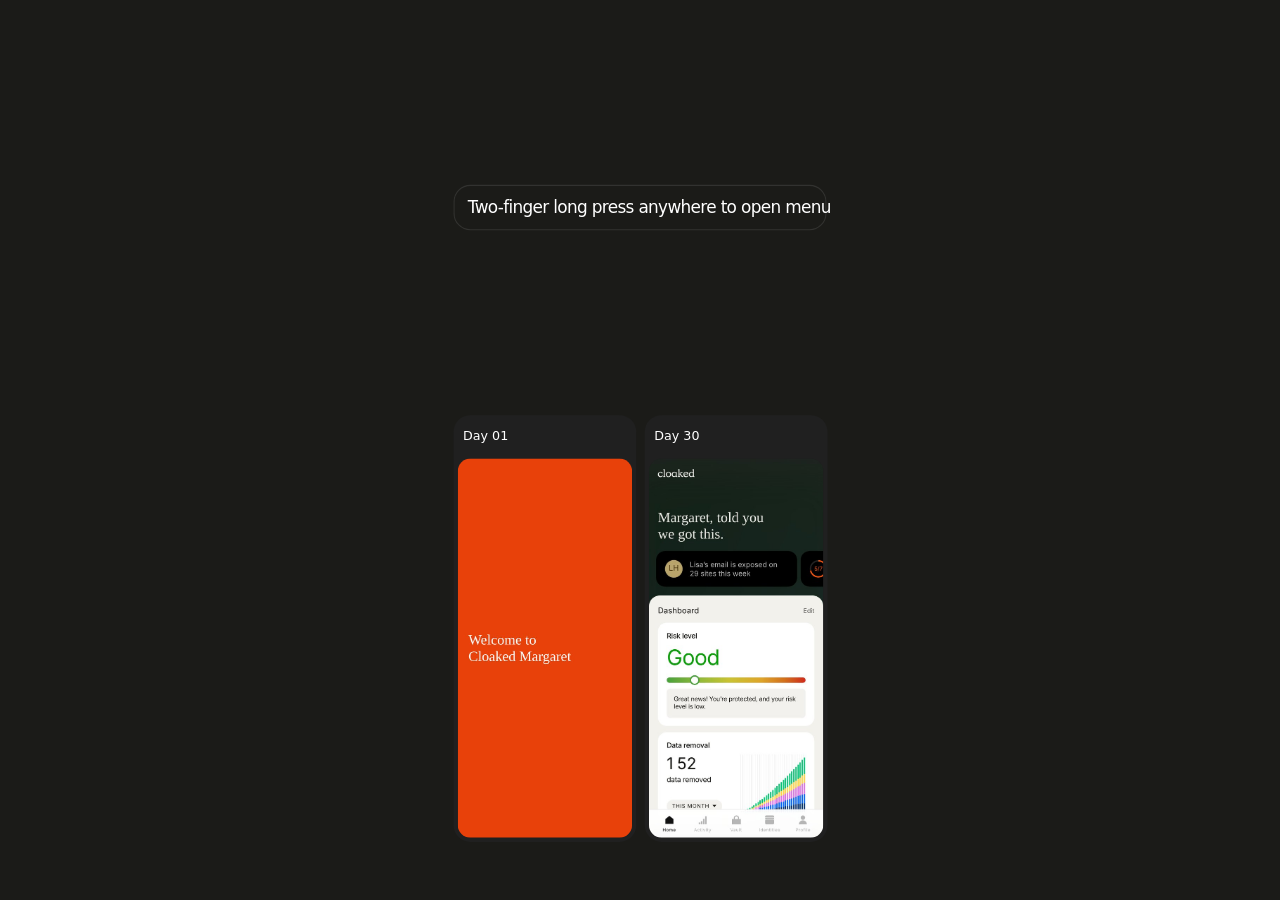
<file: m.html>
<!doctype html>
<html lang="en">
<head>
<meta charset="utf-8">
<meta name="viewport" content="width=device-width, initial-scale=1, viewport-fit=cover, user-scalable=no">
<meta name="theme-color" content="#1b1b18">
<meta name="apple-mobile-web-app-capable" content="yes">
<!-- Christine, 21 Oct: one web app for the whole site. Added to the Home Screen from here,
     the Day 01 / Day 30 builds and the start page are all inside its scope, so iOS keeps
     them full screen instead of opening them in its in-app browser (X + toolbar). -->
<link rel="manifest" href="manifest.webmanifest">
<link rel="apple-touch-icon" href="V2/ut2/img/app-icon-180.png">
<meta name="apple-mobile-web-app-title" content="Cloaked UT">
<meta name="apple-mobile-web-app-status-bar-style" content="black-translucent">
<title>Identity Round 2 · Start</title>
<!-- Christine, 21 Oct (Figma 9714:69420 → 9714:76249): the start page on a phone.
     Two cards, Day 01 and Day 30, each a still thumbnail of the build's first
     screen (m-dayone.jpg / m-day30.jpg — no live preview, no motion); a tap opens
     the build full screen. Inside a build, a two-finger long press anywhere
     comes straight back here (ut2.js).
     The 393x852 frame is scaled to the viewport so the layout reads as drawn. -->
<style>
  html, body { margin: 0; height: 100%; background: #1b1b18; overflow: hidden; -webkit-text-size-adjust: 100%; }
  body { font-family: -apple-system, BlinkMacSystemFont, 'SF Pro Text', 'SF Pro', system-ui, sans-serif; color: #fff; -webkit-font-smoothing: antialiased; }
  .frame { position: absolute; left: 50%; top: 50%; width: 393px; height: 852px; transform-origin: 0 0; }
  .hint { position: absolute; left: 20px; top: 175px; width: 353px; height: 43px; box-sizing: border-box; border: 1px solid rgba(255, 255, 255, .1); border-radius: 16px;
    padding: 11px 12.5px; font-size: 16px; line-height: 1.3; letter-spacing: -0.64px; white-space: nowrap; }
  .card { position: absolute; top: 393px; width: 173px; height: 404px; border-radius: 16px; background: #202020; border: 0; padding: 0; text-align: left; cursor: pointer;
    -webkit-tap-highlight-color: transparent; color: #fff; font: inherit; display: block; }
  .card.d1 { left: 20px; } .card.d30 { left: 201px; }
  .card:active { background: #2a2a2a; }
  .card .l { position: absolute; left: 9px; top: 13px; font-size: 12px; line-height: 1.2; letter-spacing: 0; white-space: nowrap; }
  .card .pv { position: absolute; left: 4px; top: 41px; width: 165px; height: 359px; border-radius: 12px; overflow: hidden; background: #1e1e1e; pointer-events: none; }
  .card .pv img { position: absolute; left: 0; top: 0; width: 100%; height: 100%; object-fit: cover; object-position: top center; display: block; }
  .card .pv::after { content: ''; position: absolute; inset: 0; }   /* the preview is a picture: the card takes the tap */
</style>
</head>
<body>
<div class="frame" id="frame">
  <div class="hint">Two-finger long press anywhere to open menu</div>
  <button type="button" class="card d1" data-go="DayOne"><span class="l">Day 01</span><span class="pv"><img id="pv1" alt="" draggable="false"></span></button>
  <button type="button" class="card d30" data-go="Day30"><span class="l">Day 30</span><span class="pv"><img id="pv30" alt="" draggable="false"></span></button>
</div>
<script>
(function () {
  var V = '20261023-ut144';
  /* Same entry as the desktop launcher with Skip onboarding Off.
     skip=1 is that launcher's entry flag; it is not read by the build and
     does not hide Day 01's welcome. intro=0 is what skips it, and this page
     never sends it. ut2m=1 is only the phone's two-finger menu. */
  var Q = '?skip=1&tab=home&ut2=after&ut2name=identity&ut2cards=tab&ut2intro=outside&ut2m=1&v=' + V;
  var URL = { DayOne: 'V2/DayOne/app.html' + Q, Day30: 'V2/Day30/app.html' + Q };
  function fit() {
    var s = Math.min(innerWidth / 393, innerHeight / 852);
    var f = document.getElementById('frame');
    f.style.transform = 'translate(' + (-393 * s / 2) + 'px,' + (-852 * s / 2) + 'px) scale(' + s + ')';
  }
  fit(); addEventListener('resize', fit); addEventListener('orientationchange', fit);
  /* stills of each build's first screen (Day 01: its welcome; Day 30: Home) */
  document.getElementById('pv1').src = 'm-dayone.jpg?v=' + V;
  document.getElementById('pv30').src = 'm-day30.jpg?v=' + V;
  document.addEventListener('click', function (e) {
    var c = e.target.closest && e.target.closest('.card[data-go]'); if (!c) return;
    location.href = URL[c.dataset.go];
  });
})();
</script>
</body>
</html>
</file>
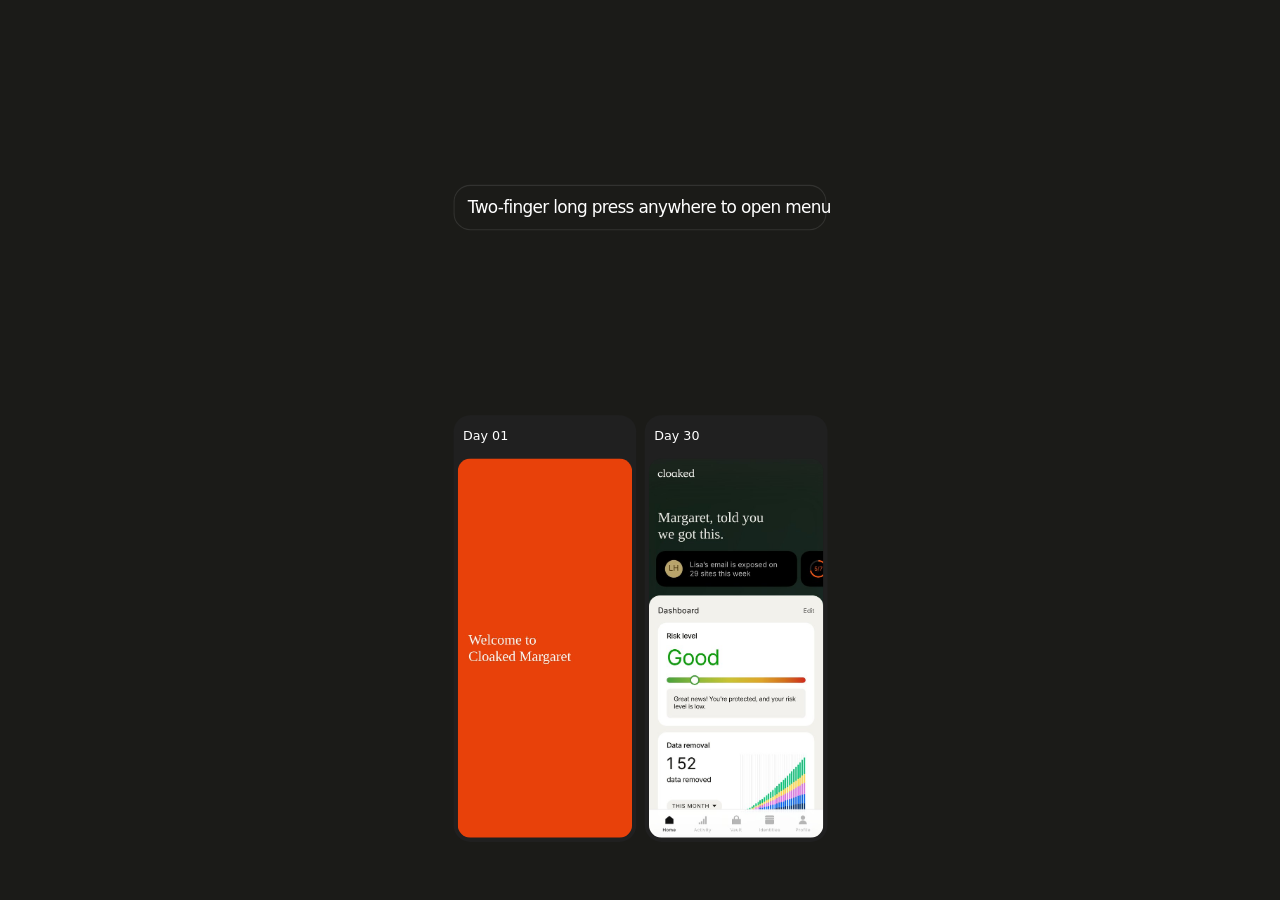
<file: mobile.html>
<!doctype html>
<html lang="en">
<head>
<meta charset="utf-8">
<meta name="viewport" content="width=device-width, initial-scale=1, viewport-fit=cover, user-scalable=no">
<meta name="theme-color" content="#1b1b18">
<meta name="apple-mobile-web-app-capable" content="yes">
<!-- Christine, 21 Oct: one web app for the whole site. Added to the Home Screen from here,
     the Day 01 / Day 30 builds and the start page are all inside its scope, so iOS keeps
     them full screen instead of opening them in its in-app browser (X + toolbar). -->
<link rel="manifest" href="manifest.webmanifest">
<link rel="apple-touch-icon" href="prototype/ut2/img/app-icon-180.png">
<meta name="apple-mobile-web-app-title" content="Cloaked UT">
<meta name="apple-mobile-web-app-status-bar-style" content="black-translucent">
<title>Identity Round 2 · Start</title>
<!-- Christine, 21 Oct (Figma 9714:69420 → 9714:76249): the start page on a phone.
     Two cards, Day 01 and Day 30, each a still thumbnail of the build's first
     screen (mobile-preview-day01.jpg / mobile-preview-day30.jpg — no live preview, no motion); a tap opens
     the build full screen. Inside a build, a two-finger long press anywhere
     comes straight back here (ut2.js).
     The 393x852 frame is scaled to the viewport so the layout reads as drawn. -->
<style>
  html, body { margin: 0; height: 100%; background: #1b1b18; overflow: hidden; -webkit-text-size-adjust: 100%; }
  body { font-family: -apple-system, BlinkMacSystemFont, 'SF Pro Text', 'SF Pro', system-ui, sans-serif; color: #fff; -webkit-font-smoothing: antialiased; }
  .frame { position: absolute; left: 50%; top: 50%; width: 393px; height: 852px; transform-origin: 0 0; }
  .hint { position: absolute; left: 20px; top: 175px; width: 353px; height: 43px; box-sizing: border-box; border: 1px solid rgba(255, 255, 255, .1); border-radius: 16px;
    padding: 11px 12.5px; font-size: 16px; line-height: 1.3; letter-spacing: -0.64px; white-space: nowrap; }
  .card { position: absolute; top: 393px; width: 173px; height: 404px; border-radius: 16px; background: #202020; border: 0; padding: 0; text-align: left; cursor: pointer;
    -webkit-tap-highlight-color: transparent; color: #fff; font: inherit; display: block; }
  .card.d1 { left: 20px; } .card.d30 { left: 201px; }
  .card:active { background: #2a2a2a; }
  .card .l { position: absolute; left: 9px; top: 13px; font-size: 12px; line-height: 1.2; letter-spacing: 0; white-space: nowrap; }
  .card .pv { position: absolute; left: 4px; top: 41px; width: 165px; height: 359px; border-radius: 12px; overflow: hidden; background: #1e1e1e; pointer-events: none; }
  .card .pv img { position: absolute; left: 0; top: 0; width: 100%; height: 100%; object-fit: cover; object-position: top center; display: block; }
  .card .pv::after { content: ''; position: absolute; inset: 0; }   /* the preview is a picture: the card takes the tap */
</style>
</head>
<body>
<div class="frame" id="frame">
  <div class="hint">Two-finger long press anywhere to open menu</div>
  <button type="button" class="card d1" data-go="DayOne"><span class="l">Day 01</span><span class="pv"><img id="pv1" alt="" draggable="false"></span></button>
  <button type="button" class="card d30" data-go="Day30"><span class="l">Day 30</span><span class="pv"><img id="pv30" alt="" draggable="false"></span></button>
</div>
<script>
(function () {
  var V = '20261023-ut144';
  /* Same entry as the desktop launcher with Skip onboarding Off.
     skip=1 is that launcher's entry flag; it is not read by the build and
     does not hide Day 01's welcome. intro=0 is what skips it, and this page
     never sends it. ut2m=1 is only the phone's two-finger menu. */
  var Q = '?skip=1&tab=home&ut2=after&ut2name=identity&ut2cards=tab&ut2intro=outside&ut2m=1&v=' + V;
  var URL = { DayOne: 'prototype/DayOne/app.html' + Q, Day30: 'prototype/Day30/app.html' + Q };
  function fit() {
    var s = Math.min(innerWidth / 393, innerHeight / 852);
    var f = document.getElementById('frame');
    f.style.transform = 'translate(' + (-393 * s / 2) + 'px,' + (-852 * s / 2) + 'px) scale(' + s + ')';
  }
  fit(); addEventListener('resize', fit); addEventListener('orientationchange', fit);
  /* stills of each build's first screen (Day 01: its welcome; Day 30: Home) */
  document.getElementById('pv1').src = 'mobile-preview-day01.jpg?v=' + V;
  document.getElementById('pv30').src = 'mobile-preview-day30.jpg?v=' + V;
  document.addEventListener('click', function (e) {
    var c = e.target.closest && e.target.closest('.card[data-go]'); if (!c) return;
    location.href = URL[c.dataset.go];
  });
})();
</script>
</body>
</html>
</file>
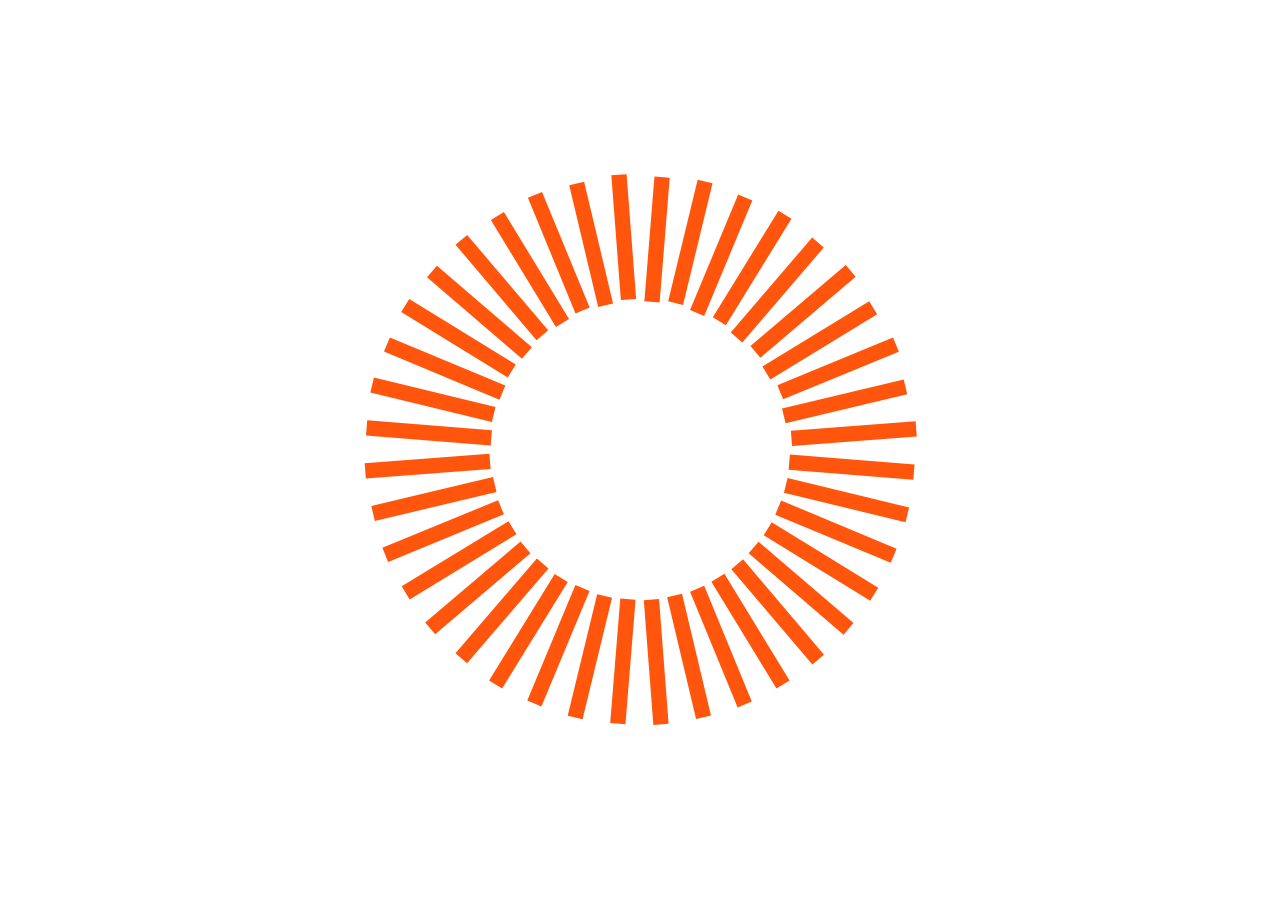
<file: prototype/Day30/assets/celebration/celebration-burst.html>
<!DOCTYPE html>
<html lang="en">
<head>
<meta charset="UTF-8"/>
<meta name="viewport" content="width=device-width, initial-scale=1.0"/>
<style>
  * { margin: 0; padding: 0; }
  html, body { width: 100%; height: 100%; overflow: hidden; background: transparent; }
  canvas { display: block; width: 100%; height: 100%; }
</style>
</head>
<body>
<canvas id="c"></canvas>
<script>
// Celebration burst — two concentric rings of radial bars that merge and separate.
// Ported from p5.js sketch to vanilla Canvas for embedding.
// Accepts ?count=N&color=HEX via URL params.

(function() {
  var params = new URLSearchParams(window.location.search);
  var barCount = parseInt(params.get('count')) || 20;
  var barColor = '#' + (params.get('color') || 'FF550C');

  var CFG = {
    midRadius: 0.236,   // fraction of canvas size
    maxSpread: 0.069,
    barLength: 0.139,
    baseSpeed: 0.08,
    mergePeriod: 2.2,
    mergeHold: 2.2,
    thickness: 0.017     // fraction of canvas size
  };

  var canvas = document.getElementById('c');
  var ctx = canvas.getContext('2d');
  var size = 0;
  var startTime = performance.now() / 1000;
  var dpr = window.devicePixelRatio || 1;

  function resize() {
    var w = window.innerWidth;
    var h = window.innerHeight;
    size = Math.min(w, h);
    canvas.width = w * dpr;
    canvas.height = h * dpr;
    canvas.style.width = w + 'px';
    canvas.style.height = h + 'px';
    ctx.setTransform(dpr, 0, 0, dpr, 0, 0);
  }

  function mergeS(t) {
    var raw = (1 + Math.cos(2 * Math.PI * t / CFG.mergePeriod)) / 2;
    var hold = CFG.mergeHold;
    return (Math.tanh((raw * 2 - 1) * hold) / Math.tanh(hold) + 1) / 2;
  }

  function draw() {
    var w = canvas.width / dpr;
    var h = canvas.height / dpr;
    ctx.clearRect(0, 0, w, h);

    var now = performance.now() / 1000 - startTime;
    var step = (2 * Math.PI) / barCount;
    var base = now * CFG.baseSpeed;
    var delay = 0.01; // 10ms stagger per bar

    var midR = CFG.midRadius * size;
    var spread = CFG.maxSpread * size;
    var barLen = CFG.barLength * size;
    var thick = CFG.thickness * size;

    ctx.save();
    ctx.translate(w / 2, h / 2);
    ctx.fillStyle = barColor;

    // Inner ring
    ctx.save();
    ctx.rotate(base);
    for (var i = 0; i < barCount; i++) {
      var s = mergeS(now - i * delay);
      var r = midR - s * spread;
      ctx.save();
      ctx.rotate(i * step);
      ctx.translate(r, 0);
      ctx.fillRect(-barLen / 2, -thick / 2, barLen, thick);
      ctx.restore();
    }
    ctx.restore();

    // Outer ring — interleaved by half a step
    ctx.save();
    ctx.rotate(base + step / 2);
    for (var i = 0; i < barCount; i++) {
      var s = mergeS(now - i * delay);
      var r = midR + s * spread;
      ctx.save();
      ctx.rotate(i * step);
      ctx.translate(r, 0);
      ctx.fillRect(-barLen / 2, -thick / 2, barLen, thick);
      ctx.restore();
    }
    ctx.restore();

    ctx.restore();
    requestAnimationFrame(draw);
  }

  window.addEventListener('resize', resize);
  resize();
  requestAnimationFrame(draw);

  // Allow parent to update count dynamically
  window.addEventListener('message', function(e) {
    if (e.data && e.data.action === 'setCount') {
      barCount = e.data.count || barCount;
    }
    if (e.data && e.data.action === 'setColor') {
      barColor = e.data.color || barColor;
    }
  });
})();
</script>
</body>
</html>
</file>
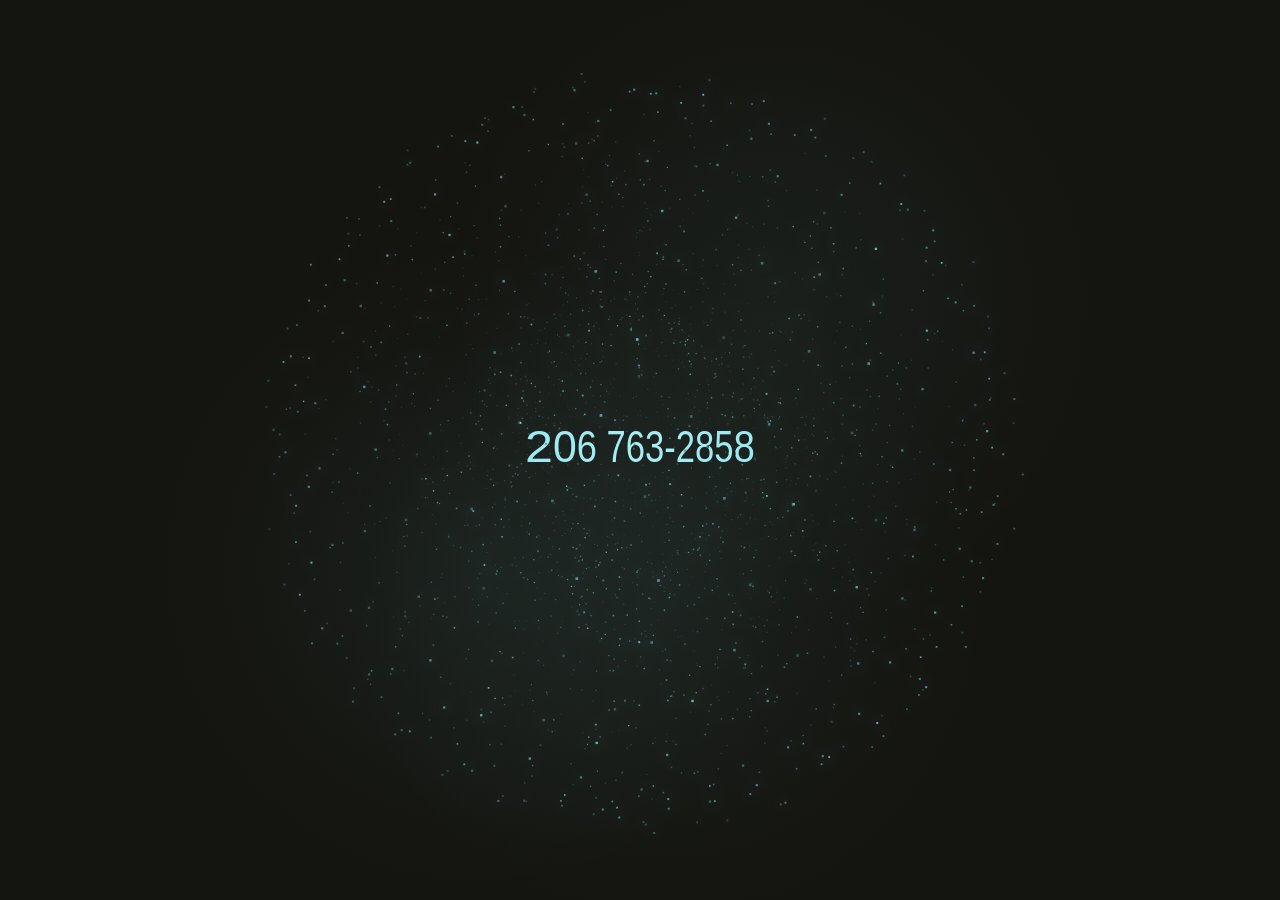
<file: prototype/Day30/assets/empty state/empty-call guard-V2.html>
<!DOCTYPE html><html lang="en"><head><meta charset="utf-8"><meta name="viewport" content="width=device-width, initial-scale=1"><title>Call Guard</title><style>html,body{margin:0;height:100%;background:#141410;overflow:hidden}canvas{display:block;width:100vw;height:100vh}</style></head><body><canvas id="c"></canvas><script>(function runEngine(canvas, cfg){
  const ctx=canvas.getContext('2d');
  let W=0,H=0,DPR=Math.min(window.devicePixelRatio||1,2);
  let cx=0,cy=0,R3=0,t=0;
  const CAM=820,F=820;
  const FAM='"SF Pro Display","SF Pro Text",-apple-system,BlinkMacSystemFont,sans-serif';
  let FS=44;
  const PD=1.7, STAG=0.22, NARROW=0.74, WIDE=1.28;
  let storm=0.4, stormTarget=0.9, stormTimer=150, load=0, coh=0;
  const M=()=>cfg.main.join(','), IM=()=>cfg.impact.join(',');
  const BG=()=> cfg.mode==='dark' ? '#141410' : '#f3f1ed';

  const OW=720, OH=150;
  const txt=document.createElement('canvas'), tctx=txt.getContext('2d');
  const mk=document.createElement('canvas'),  mctx=mk.getContext('2d');
  const scv=document.createElement('canvas'), scx=scv.getContext('2d');   // galaxy bloom buffer
  function sizeOff(){ txt.width=OW*DPR; txt.height=OH*DPR; tctx.setTransform(DPR,0,0,DPR,0,0); mk.width=OW*DPR; mk.height=OH*DPR; mctx.setTransform(DPR,0,0,DPR,0,0); }
  sizeOff();

  function resize(){
    W=canvas.clientWidth||canvas.width; H=canvas.clientHeight||canvas.height;
    canvas.width=W*DPR; canvas.height=H*DPR;
    ctx.setTransform(DPR,0,0,DPR,0,0);
    scv.width=W*DPR; scv.height=H*DPR; scx.setTransform(DPR,0,0,DPR,0,0);
    cx=W/2; cy=H/2; R3=Math.min(W,H)*0.38;
    layoutPhone();
  }

  function randPhone(){
    const a=['212','415','310','646','305','617','512','206','312','718'];
    const ac=a[Math.floor(Math.random()*a.length)];
    return ac+' '+(200+Math.floor(Math.random()*700))+'-'+(1000+Math.floor(Math.random()*9000));
  }
  let phone=randPhone(), chars=[], cw=[], numW=0;
  function layoutPhone(){
    chars=phone.split('');
    mctx.setTransform(DPR,0,0,DPR,0,0);
    mctx.font='400 44px '+FAM;
    const w44=chars.map(c=>mctx.measureText(c).width);
    const sum44=w44.reduce((a,b)=>a+b,0)||1;
    FS=44*Math.min(1,(2*R3*0.72)/(sum44*WIDE));
    cw=w44.map(w=>w*FS/44);
    numW=cw.reduce((a,b)=>a+b,0);
  }

  function proj(x,y,z){const dz=CAM-z;if(dz<=1)return null;const s=F/dz;return {x:cx+x*s,y:cy+y*s,s:s};}
  function unitDir(){let x=Math.random()*2-1,y=Math.random()*2-1,z=Math.random()*2-1;const m=Math.hypot(x,y,z)||1;return [x/m,y/m,z/m];}
  function cross(a,b){return [a[1]*b[2]-a[2]*b[1],a[2]*b[0]-a[0]*b[2],a[0]*b[1]-a[1]*b[0]];}

  const attackers=[], sparks=[], numlit=[], ripples=[];
  const speck=[];
  function hueOf(c){const r=c[0]/255,g=c[1]/255,b=c[2]/255,mx=Math.max(r,g,b),mn=Math.min(r,g,b),d=mx-mn;let h=0;if(d){if(mx===r)h=((g-b)/d)%6;else if(mx===g)h=(b-r)/d+2;else h=(r-g)/d+4;h*=60;if(h<0)h+=360;}return h;}
  for(let i=0;i<150;i++){ speck.push({x:Math.random()*OW, y:OH/2+(Math.random()-0.5)*78, r:0.8+Math.random()*2.4, a:0.4+Math.random()*0.5}); }

  // structured galaxy: latitude rings (denser equator) + volumetric dust
  const PI2=Math.PI*2, ring=[];
  const LAT=22;
  for(let ri=0;ri<LAT;ri++){
    const lat=-Math.PI/2+(ri+0.5)/LAT*Math.PI, cl=Math.cos(lat), sl=Math.sin(lat);
    const cols=Math.max(5,Math.round(42*cl));
    for(let ci=0;ci<cols;ci++){
      const lon=ci/cols*PI2+Math.random()*0.04;
      const dir=[cl*Math.cos(lon),sl,cl*Math.sin(lon)];
      ring.push({dir,cx:dir[0],cy:dir[1],cz:dir[2],dust:false,rr:1,ph:Math.random()*PI2,bw:0.6+Math.random()*0.6,off:0,v:0,hit:0});
    }
  }
  for(let k=0;k<1600;k++){
    const u=Math.random()*PI2, vv=Math.acos(2*Math.random()-1), rr=0.32+0.66*Math.random();
    const dir=[Math.sin(vv)*Math.cos(u),Math.cos(vv),Math.sin(vv)*Math.sin(u)];
    ring.push({dir,cx:dir[0],cy:dir[1],cz:dir[2],dust:true,rr,ph:Math.random()*PI2,bw:0.5+0.6*Math.random(),off:0,v:0,hit:0});
  }
  const neb=[{o:0},{o:2.1},{o:4.2}];

  function dentShield(n,power){
    for(const p of ring){
      const dot=p.cx*n[0]+p.cy*n[1]+p.cz*n[2];   // current (rotated) position
      if(dot>0.5){ const k=Math.pow((dot-0.5)/0.5,1.4); p.v-=power*k; p.hit=Math.min(1,p.hit+k*0.8); }
    }
  }
  function drawShield(){
    const mc=M();
    // drifting nebula glow
    ctx.save(); ctx.globalCompositeOperation='lighter';
    for(const nb of neb){
      const nx=cx+Math.sin(t*0.004+nb.o)*R3*0.5, ny=cy+Math.cos(t*0.0035+nb.o*1.3)*R3*0.45, rr=R3*0.95;
      const g=ctx.createRadialGradient(nx,ny,2,nx,ny,rr);
      g.addColorStop(0,'rgba('+mc+',0.05)'); g.addColorStop(1,'rgba('+mc+',0)');
      ctx.fillStyle=g; ctx.beginPath(); ctx.arc(nx,ny,rr,0,PI2); ctx.fill();
    }
    ctx.restore();

    // advance ripples (force spreading across the surface)
    for(let i=ripples.length-1;i>=0;i--){ if(ripples[i].age>150) ripples.splice(i,1); else ripples[i].age++; }

    // slow spin about a tilted axis
    const spin=t*0.004, cs=Math.cos(spin), ss=Math.sin(spin), tlt=0.42, ct=Math.cos(tlt), st=Math.sin(tlt);
    scx.clearRect(0,0,W,H); scx.globalCompositeOperation='lighter';
    for(const p of ring){
      p.v += -p.off*0.09; p.v *= 0.82; p.off += p.v; p.hit *= 0.90;
      let x=p.dir[0], y=p.dir[1], z=p.dir[2];
      const x1=x*cs+z*ss, z1=-x*ss+z*cs;            // spin (Y axis)
      const y2=y*ct - z1*st, z2=y*st + z1*ct;       // tilt (X axis)
      p.cx=x1; p.cy=y2; p.cz=z2;
      // water-like ripple: a crest that travels outward from each strike
      let rip=0, ripBr=0;
      for(const rp of ripples){
        let dt=x1*rp.nx+y2*rp.ny+z2*rp.nz; dt=dt<-1?-1:dt>1?1:dt;
        const ang=Math.acos(dt), front=rp.age*0.020, d=ang-front;
        const env=Math.exp(-(d*d)/0.05), decay=Math.max(0,1-rp.age/130);
        rip += R3*0.08*decay*env; ripBr += env*decay*0.55;
      }
      const baseFrac=p.dust?p.rr:1.0;
      const restR=R3*baseFrac, tightR=R3*0.82*baseFrac;
      const rad=restR+(tightR-restR)*coh + p.off + rip + Math.sin(t*0.016+p.ph)*(R3*0.03)*(1-coh);
      const a=proj(x1*rad,y2*rad,z2*rad); if(!a) continue;
      const depth=Math.max(0.3,Math.min(1.7,a.s));
      const facing=(z2+1)/2, fF=z2>0?1:0.45;
      const tw=0.4+0.6*(0.5+0.5*Math.sin(t*0.3+p.ph));
      const br=(0.52+0.6*coh)*p.bw*tw*fF + 0.42*coh*facing + p.hit + ripBr*fF;
      if(br<0.02) continue;
      scx.fillStyle='rgba('+mc+','+Math.min(1,br)+')';
      const s=(p.dust?1.3:1.7)*depth*(0.9+0.2*coh);
      scx.fillRect(a.x,a.y,s,s);
    }
    // bloom: soft blurred pass + crisp pass
    ctx.save(); ctx.globalCompositeOperation='lighter';
    ctx.filter='blur(6px)'; ctx.globalAlpha=0.9; ctx.drawImage(scv,0,0,W,H);
    ctx.filter='none'; ctx.globalAlpha=1; ctx.drawImage(scv,0,0,W,H);
    ctx.restore();
  }

  function spawn(){
    const u=unitDir();                       // full 3D direction -> varied approach angles
    const dist=R3*(2.4+Math.random()*1.6);
    const sp=0.9+Math.random()*1.8;          // gentle slow drift
    return {x:u[0]*dist,y:u[1]*dist,z:u[2]*dist,vx:-u[0]*sp,vy:-u[1]*sp,vz:-u[2]*sp,
            digit:String(Math.floor(Math.random()*10)), rot:Math.random()*6.2832, rv:(Math.random()-0.5)*0.12, fsv:0.75+Math.random()*0.5};
  }
  for(let i=0;i<2;i++)attackers.push(spawn());

  function explode(px,py,pz){
    load=Math.min(1.8, load+0.09);
    const m=Math.hypot(px,py,pz)||1;
    const n=[px/m,py/m,pz/m];
    ripples.push({nx:n[0],ny:n[1],nz:n[2],age:0});   // a force that spreads across the surface like water
    numlit.push({x:px,y:py,z:pz,life:1});            // subtle colored light cast onto the number
    const a=Math.abs(n[2])<0.9?[0,0,1]:[0,1,0];
    let t1=cross(n,a);const tm=Math.hypot(...t1)||1;t1=[t1[0]/tm,t1[1]/tm,t1[2]/tm];
    const t2=cross(n,t1);
    const cnt=10+Math.floor(Math.random()*6);
    for(let i=0;i<cnt;i++){
      const ang=Math.random()*Math.PI*2;
      const tan=(0.6+Math.random()*1.4), out=(0.2+Math.random()*0.8);   // gentler burst
      sparks.push({x:px,y:py,z:pz,
        vx:(t1[0]*Math.cos(ang)+t2[0]*Math.sin(ang))*tan+n[0]*out,
        vy:(t1[1]*Math.cos(ang)+t2[1]*Math.sin(ang))*tan+n[1]*out,
        vz:(t1[2]*Math.cos(ang)+t2[2]*Math.sin(ang))*tan+n[2]*out,
        life:1,size:1.1+Math.random()*1.1});
    }
  }

  function buildMask(time){
    mctx.setTransform(DPR,0,0,DPR,0,0);
    mctx.globalCompositeOperation='source-over';
    mctx.clearRect(0,0,OW,OH);
    mctx.fillStyle='#fff';
    mctx.textAlign='center'; mctx.textBaseline='middle';
    mctx.font='400 '+FS+'px '+FAM;
    const n=chars.length, total=(n-1)*STAG+PD/2;
    const activity=0.8+0.2*Math.min(1,coh*1.6);   // clear width wave always; stronger under attack
    const sx=new Array(n), adv=new Array(n); let sum=0;
    for(let i=0;i<n;i++){
      const lt=((time - i*STAG)%total+total)%total;
      const bump=lt<PD ? (1-Math.cos(6.2832*lt/PD))/2 : 0;
      const wv=NARROW+(WIDE-NARROW)*bump;
      sx[i]=1+(wv-1)*activity; adv[i]=cw[i]*sx[i]; sum+=adv[i];
    }
    let x=OW/2 - sum/2;
    for(let i=0;i<n;i++){
      const cxc=x+adv[i]/2, y=OH/2;
      mctx.save(); mctx.translate(cxc,y); mctx.scale(sx[i],1); mctx.fillText(chars[i],0,0); mctx.restore();
      x+=adv[i];
    }
  }
  function drawNumber(time){
    tctx.setTransform(DPR,0,0,DPR,0,0);
    tctx.globalCompositeOperation='source-over';
    tctx.clearRect(0,0,OW,OH);
    const m=cfg.main, lit=Math.min(1,coh*1.3);
    const tg=[Math.min(255,m[0]+95),Math.min(255,m[1]+30),Math.min(255,m[2]+18)];   // brighten main itself
    const cr=Math.round(m[0]+(tg[0]-m[0])*lit), cg=Math.round(m[1]+(tg[1]-m[1])*lit), cb=Math.round(m[2]+(tg[2]-m[2])*lit);
    tctx.fillStyle='rgba('+cr+','+cg+','+cb+',1)';
    tctx.fillRect(0,0,OW,OH);
    buildMask(time);
    tctx.globalCompositeOperation='destination-in';
    tctx.drawImage(mk,0,0,OW,OH);
    tctx.globalCompositeOperation='source-atop';
    for(const k of speck){ tctx.fillStyle='rgba(0,0,0,'+k.a+')'; tctx.fillRect(k.x,k.y,k.r,k.r); }
    // impact-color light cast onto the number near recent strikes
    const im=cfg.impact.join(',');
    for(let i=numlit.length-1;i>=0;i--){
      const f=numlit[i]; f.life-=0.022;
      if(f.life<=0){ numlit.splice(i,1); continue; }
      const a=proj(f.x,f.y,f.z); if(!a) continue;
      const lx=a.x-(cx-OW/2), ly=a.y-(cy-OH/2), rad=R3*0.9;
      const g=tctx.createRadialGradient(lx,ly,0,lx,ly,rad);
      g.addColorStop(0,'rgba('+im+','+(f.life*0.95)+')');
      g.addColorStop(1,'rgba('+im+',0)');
      tctx.fillStyle=g; tctx.fillRect(0,0,OW,OH);
    }
    tctx.globalCompositeOperation='source-over';
    ctx.drawImage(txt, cx-OW/2, cy-OH/2, OW, OH);
  }

  function step(){
    t+=1;
    ctx.fillStyle=BG(); ctx.fillRect(0,0,W,H);    // full clear -> no trail

    stormTimer--;
    if(stormTimer<=0){
      stormTarget = Math.random()<0.5 ? (0.8+Math.random()*0.2) : (Math.random()*0.12);
      stormTimer = 90+Math.floor(Math.random()*150);
    }
    storm += (stormTarget-storm)*0.05;
    let rate=Math.max(0,storm-0.35)*0.28;
    while(rate>0 && attackers.length<4){ if(Math.random()<rate) attackers.push(spawn()); rate-=1; }
    load*=0.955;
    const tc=Math.min(1,load); coh += (tc-coh)*(tc>coh?0.10:0.03);

    const mc=M(), imc=IM();
    for(let i=attackers.length-1;i>=0;i--){
      const p=attackers[i];
      const d3=Math.hypot(p.x,p.y,p.z);
      if(d3<=R3){ explode(p.x,p.y,p.z); attackers.splice(i,1); continue; }
      p.x+=p.vx;p.y+=p.vy;p.z+=p.vz;
      const a=proj(p.x,p.y,p.z); if(!a){attackers.splice(i,1);continue;}
      const depth=Math.max(0.3,Math.min(1.8,a.s));
      const r=(1.4+0.5*p.fsv)*depth;            // attack is a glowing dot
      ctx.save();
      ctx.fillStyle='rgba('+mc+',0.95)';
      ctx.shadowColor='rgba('+mc+',0.9)'; ctx.shadowBlur=7*depth;
      ctx.beginPath(); ctx.arc(a.x,a.y,r,0,6.2832); ctx.fill();
      ctx.restore();
    }

    for(let i=sparks.length-1;i>=0;i--){
      const s=sparks[i];
      s.x+=s.vx;s.y+=s.vy;s.z+=s.vz;
      s.vx*=0.955;s.vy*=0.955;s.vz*=0.955;
      s.life-=0.03;
      if(s.life<=0){sparks.splice(i,1);continue;}
      const a=proj(s.x,s.y,s.z); if(!a){sparks.splice(i,1);continue;}
      const al=Math.min(1, s.life*1.8);
      ctx.fillStyle='rgba('+mc+','+al+')';      // debris is main color
      const dep=Math.max(0.3,Math.min(1.7,a.s));
      const sz=s.size*dep;
      ctx.fillRect(a.x,a.y,sz,sz);
    }

    // (impact no longer flashes a big light — the ripple in drawShield carries the force)

    drawShield();
    drawNumber(t/60);
    raf=requestAnimationFrame(step);
  }

  let raf=0;
  resize();
  if(typeof ResizeObserver!=='undefined'){ new ResizeObserver(()=>resize()).observe(canvas); }
  window.addEventListener('resize',resize);
  raf=requestAnimationFrame(step);
  return { regen(){ phone=randPhone(); layoutPhone(); storm=1; stormTimer=170; }, canvas };
})(document.getElementById("c"), {"mode":"dark","main":[120,225,235],"impact":[240,253,255],"digitFS":15});</script></body></html>
</file>
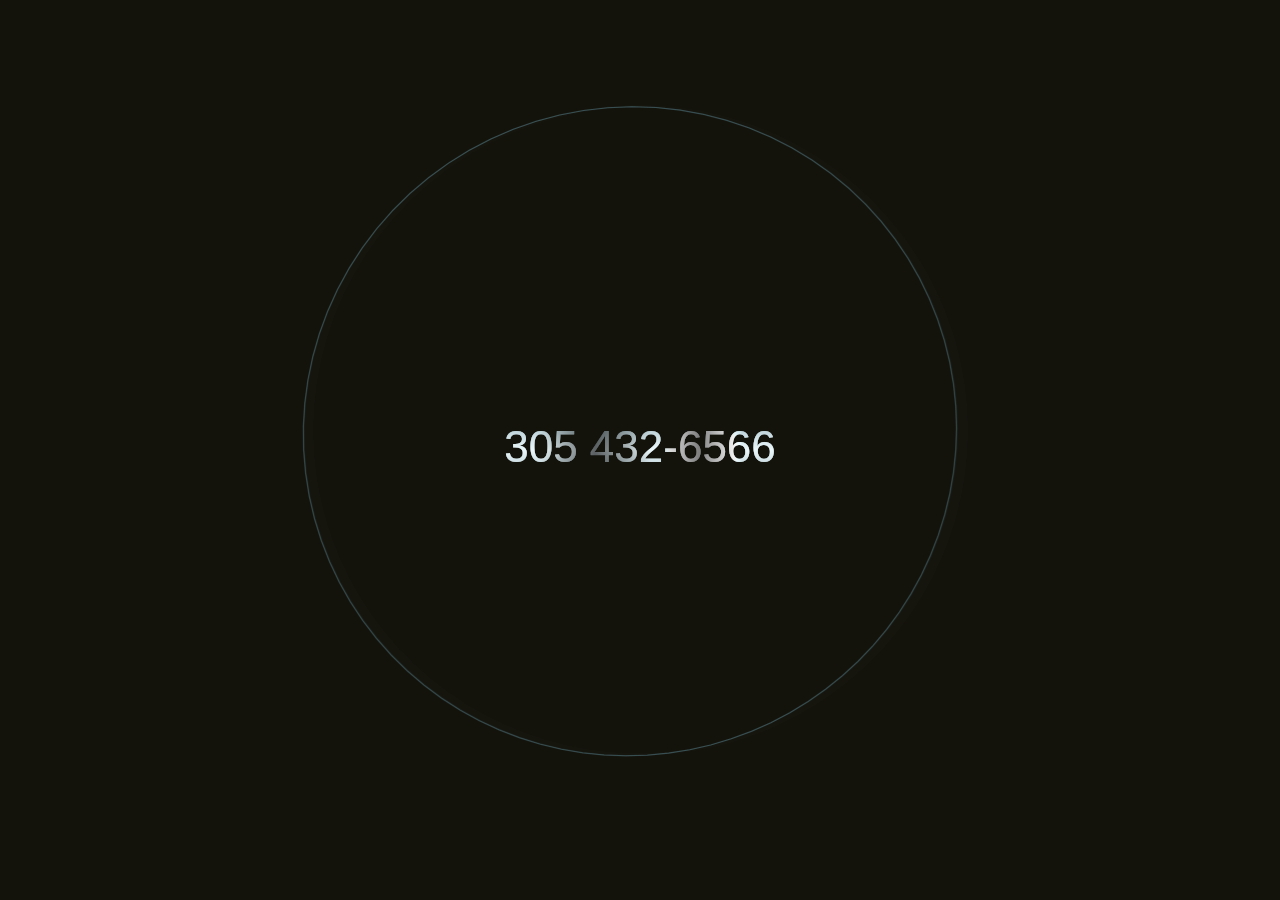
<file: prototype/Day30/assets/empty state/empty-call guard.html>
<!DOCTYPE html><html lang="en"><head><meta charset="utf-8"><meta name="viewport" content="width=device-width, initial-scale=1"><title>Call Guard 6</title><style>html,body{margin:0;height:100%;background:#141410;overflow:hidden;}canvas{display:block;width:100vw;height:100vh;}</style></head><body><canvas id="c"></canvas><script>
(function runViz(canvas, cfg){
  const ctx=canvas.getContext('2d');
  const P=cfg.P;
  let fg=cfg.fg.slice(), bg=cfg.bg.slice(), accent=cfg.accent.slice();
  let userLayerCols=(cfg.layerCols&&cfg.layerCols.length)?cfg.layerCols.map(c=>c.slice()):null;
  let W=0,H=0,DPR=Math.min(window.devicePixelRatio||1,2);
  let cx=0,cy=0,R3=0;
  const CAM=820,F=820;
  let t=0,heat=0,numT=0,act=0;
  const PD=1.3,STAG=0.12;
  const FNT='44px "SF Pro Display","SF Pro Text",-apple-system,BlinkMacSystemFont,sans-serif';
  const NUMFNT='"SF Pro Display","SF Pro Text",-apple-system,BlinkMacSystemFont,sans-serif';
  const CHARS='0123456789#*+';
  const SEG=80;

  let COL='120,205,230', HOT='180,228,242', gTop='#234',gMid='#eaf',gBot='#123', clearCol='0,0,0', bgLight=false, LAYERCOLS=[];
  function mix(c,target,a){return [Math.round(c[0]+(target[0]-c[0])*a),Math.round(c[1]+(target[1]-c[1])*a),Math.round(c[2]+(target[2]-c[2])*a)];}
  function rgb(a){return 'rgb('+a[0]+','+a[1]+','+a[2]+')';}
  function lum(c){return (0.2126*c[0]+0.7152*c[1]+0.0722*c[2])/255;}
  function setColors(){
    bgLight=lum(bg)>0.5;
    clearCol=bg.join(',');
    COL=fg.join(',');
    if(bgLight){HOT=mix(fg,[0,0,0],0.35).join(',');gTop=rgb(mix(fg,[0,0,0],0.55));gMid=rgb(mix(fg,[0,0,0],0.15));gBot=rgb(mix(fg,[0,0,0],0.62));}
    else{HOT=mix(fg,[255,255,255],0.6).join(',');gTop=rgb(mix(fg,[0,0,0],0.5));gMid=rgb(mix(fg,[255,255,255],0.85));gBot=rgb(mix(fg,[0,0,0],0.58));}
    const auto=[accent.slice(), fg.slice(), mix(accent,fg,0.5), [150,120,235], mix(fg,[255,255,255],0.4), mix(accent,[255,90,60],0.5)];
    LAYERCOLS = userLayerCols ? userLayerCols.map(c=>c.slice()) : auto;
  }
  setColors();
  const GLOW=()=>bgLight?'source-over':'lighter';
  const FADE=()=>bgLight?0.5:P.fade;        // higher = faster clear = more black behind the scan (subtler)

  const OW=680,OH=150;
  const txt=document.createElement('canvas'),tctx=txt.getContext('2d');
  const mk=document.createElement('canvas'),mctx=mk.getContext('2d');
  function sizeOff(){txt.width=OW*DPR;txt.height=OH*DPR;tctx.setTransform(DPR,0,0,DPR,0,0);mk.width=OW*DPR;mk.height=OH*DPR;mctx.setTransform(DPR,0,0,DPR,0,0);}
  sizeOff();

  function resize(){
    W=Math.max(2,canvas.clientWidth);H=Math.max(2,canvas.clientHeight);
    canvas.width=W*DPR;canvas.height=H*DPR;ctx.setTransform(DPR,0,0,DPR,0,0);
    cx=W/2;cy=H/2;R3=Math.min(W,H)*0.313;
  }
  resize();
  window.addEventListener('resize',resize);

  function randPhone(){const a=['212','415','310','646','305','617','512','206','312','718'];const ac=a[Math.floor(Math.random()*a.length)];
    return ac+' '+(200+Math.floor(Math.random()*700))+'-'+(1000+Math.floor(Math.random()*9000));}
  let chars=[],cw=[],glyphTint=[];
  function layoutPhone(){chars=phone.split('');mctx.setTransform(DPR,0,0,DPR,0,0);mctx.font='300 '+FNT;cw=chars.map(c=>mctx.measureText(c).width);}
  let phone=randPhone();layoutPhone();

  function proj(x,y,z){const dz=CAM-z;if(dz<=1)return null;const s=F/dz;return {x:cx+x*s,y:cy+y*s,s:s};}
  function unitDir(){let x=Math.random()*2-1,y=Math.random()*2-1,z=Math.random()*2-1;const m=Math.hypot(x,y,z)||1;return [x/m,y/m,z/m];}
  function cross(a,b){return [a[1]*b[2]-a[2]*b[1],a[2]*b[0]-a[0]*b[2],a[0]*b[1]-a[1]*b[0]];}
  function basis(n){let up=Math.abs(n[1])<0.9?[0,1,0]:[1,0,0];let u=cross(n,up);const m=Math.hypot(u[0],u[1],u[2])||1;u=[u[0]/m,u[1]/m,u[2]/m];return [u,cross(n,u)];}

  // ---- single projectile + impact blast ----
  let projectile=null, cooldown=40;
  let lastN=[0.3,0.6,0.74], curN=lastN.slice();   // orbit-ring axis follows the scan
  const ripples=[], blooms=[];
  function spawnProjectile(){
    let u=unitDir();
    const dist=R3*4.2, sp=R3*P.attack;
    projectile={x:u[0]*dist,y:u[1]*dist,z:u[2]*dist,vx:-u[0]*sp,vy:-u[1]*sp,vz:-u[2]*sp,
      label:CHARS[Math.floor(Math.random()*CHARS.length)],rot:Math.random()*6.2832,vrot:(Math.random()-0.5)*0.08};
  }
  function blast(n){
    heat=1;
    lastN=n.slice();                     // orbit rings align to the latest scan direction
    blooms.push({n:n.slice(),age:0});
    // Layers sets the MAX -> the actual count is random 1..max (Layers=3 => 1,2 or 3).
    const L=1+Math.floor(Math.random()*Math.max(1,Math.round(P.layers)));
    for(let i=0;i<L;i++){
      // Ring 0 matches the sliders exactly: fastest (= Ring life) and smallest (= Ring size).
      // Every extra ring is randomized to live LONGER (slower) and ride at a LARGER radius.
      const lifeMul = i===0 ? 1 : (1 + Math.random()*Math.max(0,P.lifeVar)*2.5);
      const life=P.rippleLife*lifeMul;
      const rad = i===0 ? P.ringSize : (P.ringSize + Math.random()*0.40);
      const delay=Math.round(Math.random()*78);                  // random launch -> staggered starts
      ripples.push({n:n.slice(),age:-delay,life:life,rad:rad,
                    col:(LAYERCOLS[i]||LAYERCOLS[LAYERCOLS.length-1]).slice()});
    }
  }

  function drawRipple(rp){
    rp.age++;
    if(rp.age<0) return true;            // staggered delay
    const u=rp.age/rp.life;
    if(u>=1) return false;
    const n=rp.n, b=basis(n), ux=b[0], vx=b[1];
    const RR=R3*(rp.rad||1);             // outer shells ride at a larger radius than the surface
    const APEX=Math.PI;                  // far pole (顶点)
    const SPD=APEX/160;                   // fixed travel speed; a ring's LIFE decides how far it gets
    const ar0=Math.min(APEX, rp.age*SPD);      // leading edge; clamps once it reaches the apex
    const overall=(1-u)*(1-u);           // smooth fade across THIS ring's own life
    // Smooth colour gradient (no concentric-ring pattern): many densely overlapping
    // soft strokes blend into one continuous gradient band that travels with the edge.
    const STEPS=28, BAND=0.5;
    ctx.globalCompositeOperation=GLOW();ctx.lineCap='round';ctx.lineJoin='round';
    for(let s=0;s<STEPS;s++){
      const f=s/(STEPS-1);                       // 0 = leading edge, 1 = trailing
      const ar=ar0 - f*BAND;
      if(ar<=0.004) continue;
      const env=Math.sin((1-f)*Math.PI/2);       // smooth falloff -> no hard rings
      const a=overall*env*P.glow*0.5;
      if(a<0.006) continue;
      const frontFrac=ar0/Math.PI;
      const whiteHead=Math.max(0,1-frontFrac/Math.max(0.02,P.whiteReach));
      const wmix=Math.min(0.6, whiteHead*(1-f));
      const col=mix(rp.col,[255,255,255],wmix);
      const ca=Math.cos(ar),sa=Math.sin(ar);
      ctx.beginPath();let started=false;
      for(let k=0;k<=SEG;k++){const th=k/SEG*6.2832,ct=Math.cos(th),st=Math.sin(th);
        const x=ca*n[0]+sa*(ct*ux[0]+st*vx[0]);
        const y=ca*n[1]+sa*(ct*ux[1]+st*vx[1]);
        const z=ca*n[2]+sa*(ct*ux[2]+st*vx[2]);
        const p=proj(x*RR,y*RR,z*RR);if(!p){started=false;continue;}
        if(started)ctx.lineTo(p.x,p.y);else{ctx.moveTo(p.x,p.y);started=true;}}
      ctx.strokeStyle='rgba('+col.join(',')+','+Math.min(0.8,a)+')';
      ctx.lineWidth=9;ctx.stroke();
    }
    ctx.lineCap='butt';ctx.lineJoin='miter';ctx.globalCompositeOperation='source-over';
    return true;
  }

  function drawBloom(bl){
    bl.age++;
    const u=bl.age/16; if(u>=1) return false;          // short flash
    const p=proj(bl.n[0]*R3,bl.n[1]*R3,bl.n[2]*R3);
    if(p){
      // small, quick glint at the impact point — scales with White reach, never engulfs the sphere
      const rMax=R3*(0.10+0.55*P.whiteReach);
      const r=rMax*(0.4+0.6*u), a=(1-u)*(1-u)*0.55;
      const g=ctx.createRadialGradient(p.x,p.y,0,p.x,p.y,r);
      g.addColorStop(0,'rgba(255,255,255,'+(a*0.9)+')');
      g.addColorStop(0.4,'rgba('+mix(fg,[255,255,255],0.55).join(',')+','+(a*0.4)+')');
      g.addColorStop(1,'rgba('+fg.join(',')+',0)');
      ctx.globalCompositeOperation=GLOW();ctx.fillStyle=g;ctx.beginPath();ctx.arc(p.x,p.y,r,0,6.2832);ctx.fill();
      ctx.globalCompositeOperation='source-over';
    }
    return true;
  }

  function drawOrbit(phase,speed,tilt){
    // single ring facing the user: axis points at the camera (+z) with a gentle
    // wobble so it reads as a 3D ring rather than a flat 2D circle.
    const pr=t*speed+phase;
    let ax=[Math.sin(pr)*tilt, Math.cos(pr*0.8)*tilt*0.7, 1];
    const ma=Math.hypot(ax[0],ax[1],ax[2])||1;ax=[ax[0]/ma,ax[1]/ma,ax[2]/ma];
    const rb=basis(ax), ru=rb[0], rv=rb[1], Rr=R3*1.16;
    ctx.globalCompositeOperation=GLOW();ctx.beginPath();let st=false;
    for(let k=0;k<=90;k++){const th=k/90*6.2832,cct=Math.cos(th),s2=Math.sin(th);
      const p=proj(Rr*(cct*ru[0]+s2*rv[0]),Rr*(cct*ru[1]+s2*rv[1]),Rr*(cct*ru[2]+s2*rv[2]));
      if(!p){st=false;continue;}if(st)ctx.lineTo(p.x,p.y);else{ctx.moveTo(p.x,p.y);st=true;}}
    ctx.strokeStyle='rgba('+fg.join(',')+',0.09)';ctx.lineWidth=1.1;ctx.stroke();
    ctx.globalCompositeOperation='source-over';
  }

  // ---- liquid number (reacts on blast) ----
  function band(px,bw,col,a0,a1){const bg2=tctx.createLinearGradient(px-bw,0,px+bw,0);
    bg2.addColorStop(0,col+a0+')');bg2.addColorStop(0.5,col+a1+')');bg2.addColorStop(1,col+a0+')');tctx.fillStyle=bg2;tctx.fillRect(0,0,OW,OH);}
  function buildMask(time){
    mctx.setTransform(DPR,0,0,DPR,0,0);mctx.globalCompositeOperation='source-over';mctx.clearRect(0,0,OW,OH);
    mctx.fillStyle='#fff';mctx.strokeStyle='#fff';mctx.lineJoin='round';mctx.lineCap='round';
    mctx.textAlign='center';mctx.textBaseline='middle';mctx.font='300 '+FNT;
    const n=chars.length,total=(n-1)*STAG+PD/2, wAmp=P.numWidth*act;
    const ws=[],svs=[];let tw=0;
    for(let i=0;i<n;i++){const sv=Math.sin(numT*0.009 - i*0.55);svs.push(sv);const wi=1+wAmp*sv;ws.push(wi);tw+=cw[i]*wi;}
    let px=-tw/2; glyphTint=[];
    for(let i=0;i<n;i++){
      const lt=((time - i*STAG)%total+total)%total;
      const bump=lt<PD ? (1-Math.cos(6.2832*lt/PD))/2 : 0;
      const sw=bump*5.0*act, csc=1+0.16*bump*act, wi=ws[i];
      const cxi=px+cw[i]*wi/2; px+=cw[i]*wi;
      glyphTint.push({cx:OW/2+cxi, w:cw[i]*wi, t:Math.pow(Math.max(0,svs[i]),1.5)*heat});
      mctx.save();mctx.translate(OW/2+cxi,OH/2);mctx.scale(csc*wi,csc);
      mctx.fillText(chars[i],0,0);
      if(sw>0.05){mctx.lineWidth=sw/csc;mctx.strokeText(chars[i],0,0);}
      mctx.restore();
    }
  }
  function drawLiquidNumber(time){
    tctx.setTransform(DPR,0,0,DPR,0,0);tctx.globalCompositeOperation='source-over';tctx.clearRect(0,0,OW,OH);
    const g=tctx.createLinearGradient(0,0,0,OH);g.addColorStop(0,gTop);g.addColorStop(0.5,gMid);g.addColorStop(1,gBot);
    tctx.fillStyle=g;tctx.fillRect(0,0,OW,OH);
    tctx.globalCompositeOperation='lighter';
    band((Math.sin(numT*0.020)*0.5+0.5)*OW,38,'rgba(255,255,255,','0','0.85');
    band((Math.sin(numT*0.020+2.1)*0.5+0.5)*OW,30,'rgba(255,255,255,','0','0.7');
    band((Math.sin(numT*0.020+4.2)*0.5+0.5)*OW,26,'rgba(200,245,255,','0','0.6');
    tctx.globalCompositeOperation='multiply';
    band((Math.sin(-numT*0.014)*0.5+0.5)*OW,55,'rgba(0,0,0,','0','0.6');
    band((Math.sin(-numT*0.014+3.1)*0.5+0.5)*OW,40,'rgba(0,0,0,','0','0.5');
    buildMask(time);
    tctx.globalCompositeOperation='destination-in';tctx.drawImage(mk,0,0,OW,OH);
    tctx.globalCompositeOperation='source-atop';
    const accStr=accent.join(',');
    for(const gt of glyphTint){if(gt.t<0.02)continue;tctx.fillStyle='rgba('+accStr+','+Math.min(1,gt.t)+')';tctx.fillRect(gt.cx-gt.w/2,0,gt.w,OH);}
    tctx.globalCompositeOperation='source-over';
    const dw=Math.min(OW,2*R3*P.numScale),dh=OH*(dw/OW);
    ctx.drawImage(txt,cx-dw/2,cy-dh/2,dw,dh);
  }

  function step(){
    t+=1;
    heat*=0.95; act=heat; numT+=Math.max(act,0.15);   // number drifts slowly; surges on a blast
    ctx.fillStyle='rgba('+clearCol+','+FADE()+')';ctx.fillRect(0,0,W,H);

    // single ring facing the user, gently wobbling
    drawOrbit(0.0, 0.006, 0.22);

    if(projectile){
      projectile.x+=projectile.vx;projectile.y+=projectile.vy;projectile.z+=projectile.vz;
      const d3=Math.hypot(projectile.x,projectile.y,projectile.z);
      if(d3<=R3){const m=d3||1;blast([projectile.x/m,projectile.y/m,projectile.z/m]);projectile=null;
        cooldown=Math.round(P.gapMin+Math.random()*P.gapRand);}
      else{
        const a=proj(projectile.x,projectile.y,projectile.z);
        if(a){
          const b=proj(projectile.x-projectile.vx*6,projectile.y-projectile.vy*6,projectile.z-projectile.vz*6);
          const depth=Math.max(0.3,Math.min(1.7,a.s));
          ctx.globalCompositeOperation=GLOW();
          if(b){const tg=ctx.createLinearGradient(a.x,a.y,b.x,b.y);
            tg.addColorStop(0,'rgba('+HOT+',0.9)');tg.addColorStop(1,'rgba('+COL+',0)');
            ctx.strokeStyle=tg;ctx.lineWidth=2*depth;ctx.lineCap='round';ctx.beginPath();ctx.moveTo(a.x,a.y);ctx.lineTo(b.x,b.y);ctx.stroke();}
          projectile.rot+=projectile.vrot;
          ctx.save();ctx.translate(a.x,a.y);ctx.rotate(projectile.rot);
          ctx.font='600 '+(9+6*depth).toFixed(1)+'px '+NUMFNT;ctx.textAlign='center';ctx.textBaseline='middle';
          ctx.fillStyle='rgba('+HOT+',1)';ctx.fillText(projectile.label,0,0);ctx.restore();
          ctx.globalCompositeOperation='source-over';
        } else projectile=null;
      }
    } else { cooldown--; if(cooldown<=0) spawnProjectile(); }

    for(let i=ripples.length-1;i>=0;i--){ if(!drawRipple(ripples[i])) ripples.splice(i,1); }
    for(let i=blooms.length-1;i>=0;i--){ if(!drawBloom(blooms[i])) blooms.splice(i,1); }

    drawLiquidNumber(numT/60);
    requestAnimationFrame(step);
  }
  requestAnimationFrame(step);

  return {
    P, resize,
    blastNow(){ if(projectile){const m=Math.hypot(projectile.x,projectile.y,projectile.z)||1;blast([projectile.x/m,projectile.y/m,projectile.z/m]);projectile=null;cooldown=Math.round(P.gapMin+Math.random()*P.gapRand);} else {blast(unitDir());} },
    regen(){phone=randPhone();layoutPhone();},
    setFg(arr){fg=arr.slice();setColors();},
    setBg(arr){bg=arr.slice();setColors();},
    setAccent(arr){accent=arr.slice();setColors();},
    setLayerCols(arr){userLayerCols=arr.map(c=>c.slice());setColors();},
    getLayerCols(){return LAYERCOLS.map(c=>c.slice());}
  };
})(document.getElementById("c"), {"P":{"numScale":1.5,"numWidth":0.16,"rippleLife":160,"gapMin":50,"gapRand":70,"glow":0.34,"layers":5,"whiteReach":0.18,"lifeVar":0.55,"ringSize":1,"fade":0.3,"attack":0.056},"fg":[120,205,230],"bg":[20,20,16],"accent":[255,150,50],"layerCols":[[255,150,50],[120,205,230],[188,178,140],[150,120,235],[174,225,240],[255,120,55]]});
</script></body></html>
</file>
